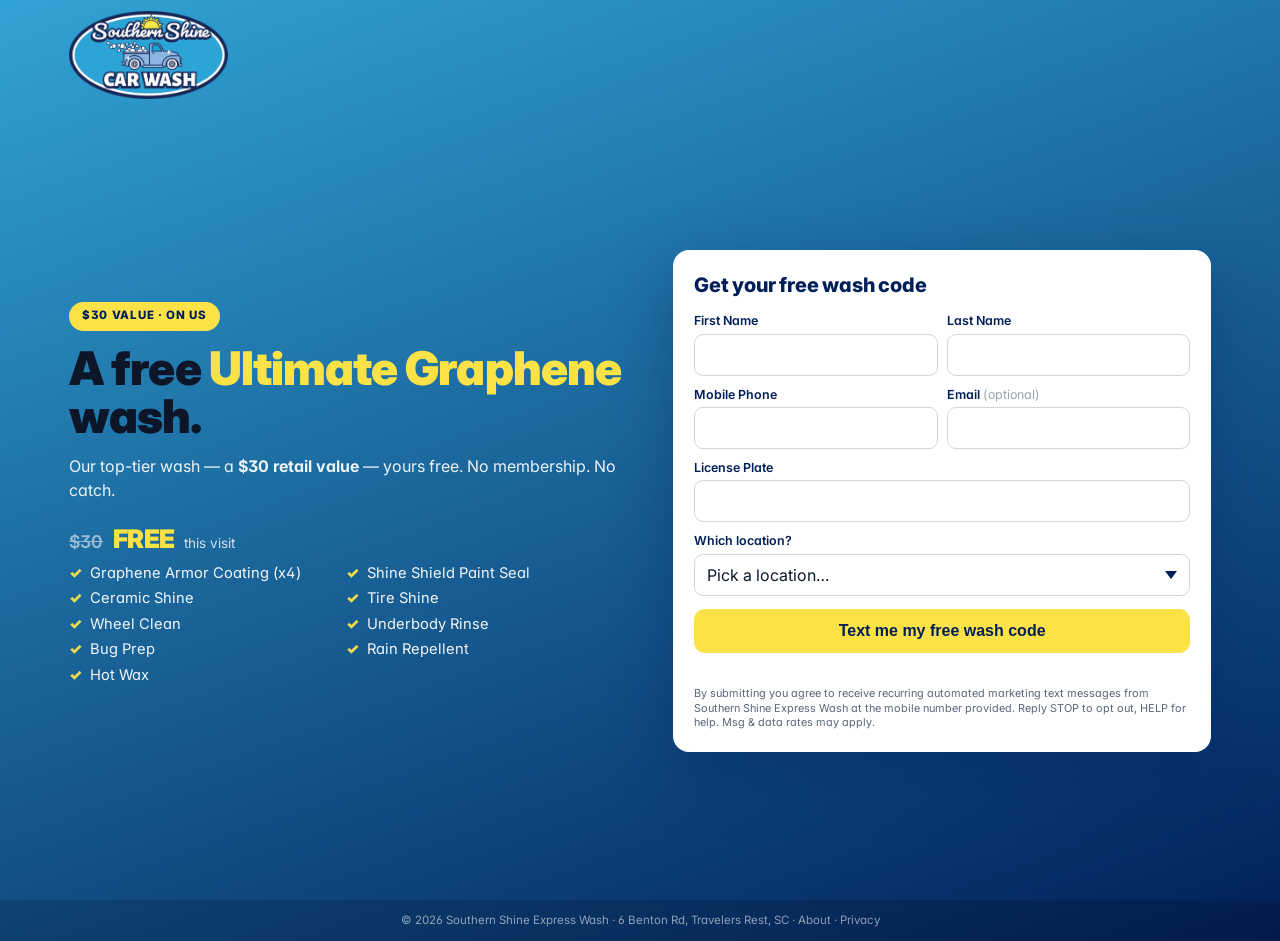
<file: index.html>
<!doctype html>
<html lang="en">
<head>
<meta charset="utf-8" />
<meta name="viewport" content="width=device-width, initial-scale=1" />
<title>Free Ultimate Graphene Wash | Southern Shine Express</title>
<meta name="description" content="Get a free Ultimate Graphene car wash ($30 value) at Southern Shine Express. Just text us your info and we'll send you a free wash code. Travelers Rest, Greenville & Spartanburg." />
<meta name="color-scheme" content="light" />
<link rel="preconnect" href="https://fonts.googleapis.com" />
<link rel="preconnect" href="https://fonts.gstatic.com" crossorigin />
<link rel="stylesheet" href="https://fonts.googleapis.com/css2?family=Inter:wght@400;500;600;700;800;900&display=swap" />
<link rel="stylesheet" href="style.css" />

<!-- ─────────────────────────────────────────────────────────────────────
     Tracking config — same as Pollen landing page, single source of truth
     for Meta + Google Ads.
     ───────────────────────────────────────────────────────────────────── -->
<script>
window.SS_TRACKING_CONFIG = {
  ENABLED: true,
  META_PIXEL_ID: "26802423279384269",
  GOOGLE_ADS_TAG_ID: "AW-18036476522",
  GOOGLE_ADS_SIGNUP_CONVERSION: "AW-18036476522/uPv4CMD1jqgcEOqUu5hD",
};
</script>

<!-- Meta Pixel base -->
<script>
(function(){
  if (!window.SS_TRACKING_CONFIG || !window.SS_TRACKING_CONFIG.ENABLED) return;
  !function(f,b,e,v,n,t,s){if(f.fbq)return;n=f.fbq=function(){n.callMethod?
  n.callMethod.apply(n,arguments):n.queue.push(arguments)};if(!f._fbq)f._fbq=n;
  n.push=n;n.loaded=!0;n.version='2.0';n.queue=[];t=b.createElement(e);t.async=!0;
  t.src=v;s=b.getElementsByTagName(e)[0];s.parentNode.insertBefore(t,s)}(window,
  document,'script','https://connect.facebook.net/en_US/fbevents.js');
  fbq('init', window.SS_TRACKING_CONFIG.META_PIXEL_ID);
  fbq('track', 'PageView');
})();
</script>

<!-- Google Ads / gtag base -->
<script>
(function(){
  if (!window.SS_TRACKING_CONFIG || !window.SS_TRACKING_CONFIG.ENABLED) return;
  var s = document.createElement('script');
  s.async = true;
  s.src = 'https://www.googletagmanager.com/gtag/js?id=' + window.SS_TRACKING_CONFIG.GOOGLE_ADS_TAG_ID;
  document.head.appendChild(s);
  window.dataLayer = window.dataLayer || [];
  window.gtag = function(){ window.dataLayer.push(arguments); };
  gtag('js', new Date());
  gtag('config', window.SS_TRACKING_CONFIG.GOOGLE_ADS_TAG_ID);
})();
</script>

<style>
/* ── Single-screen Free Wash layout ──
   Hero contains EVERYTHING. No scroll on a 1440×900 viewport.
   On mobile, gracefully stacks (value-prop above form). */

html, body { margin: 0; padding: 0; }
body { background: linear-gradient(160deg, #31a3d4 0%, #001f59 100%); }

/* Override .site-header from style.css (which gives it a white sticky bg).
   We want it transparent on top of the body's navy gradient. */
.site-header {
  padding: .7rem 0 !important;
  background: transparent !important;
  border-bottom: none !important;
  position: relative !important;
}
.site-header .container { display: flex; align-items: center; }
.site-header .brand-logo { height: 88px; width: auto; }
@media (max-width: 919px) { .site-header .brand-logo { height: 64px; } }

.fw-hero {
  color: #fff;
  padding: 1rem 0 1.5rem;
  min-height: calc(100vh - 70px - 40px); /* viewport minus header + footer */
  display: flex; align-items: center;
}
.fw-hero .container {
  display: grid; grid-template-columns: 1fr; gap: 1.5rem;
  align-items: center;
}
@media (min-width: 920px) {
  .fw-hero .container { grid-template-columns: 1.05fr 1fr; gap: 2.5rem; }
}

/* LEFT: value prop */
.fw-hero-eyebrow {
  display: inline-block; background:#fbe247; color:#001f59;
  padding: .35rem .8rem; border-radius: 999px;
  font-weight: 800; font-size: .72rem; letter-spacing: .06em;
  text-transform: uppercase; margin-bottom: .8rem;
}
.fw-hero h1 {
  font-size: clamp(1.9rem, 4.2vw, 2.9rem);
  font-weight: 900; line-height: 1.05;
  margin: 0 0 .8rem; letter-spacing: -.02em;
}
.fw-hero h1 .yellow { color: #fbe247; }
.fw-hero-lede {
  font-size: 1rem; line-height: 1.5;
  opacity: .92; margin: 0 0 1.1rem; max-width: 560px;
}
.fw-features {
  display: grid; grid-template-columns: 1fr 1fr;
  gap: .35rem .9rem; margin: 0 0 1rem; padding: 0;
  list-style: none; max-width: 540px;
}
.fw-features li {
  font-size: .92rem; line-height: 1.35; opacity: .95;
  padding-left: 1.3rem; position: relative;
}
.fw-features li::before {
  content: '✓'; position: absolute; left: 0; top: 0;
  color: #fbe247; font-weight: 900;
}
.fw-price-line {
  display: flex; align-items: baseline; gap: .6rem;
  margin: 0 0 .3rem;
}
.fw-price-line .was {
  text-decoration: line-through; opacity: .55;
  font-size: 1.1rem; font-weight: 600;
}
.fw-price-line .now {
  color: #fbe247; font-size: 1.6rem; font-weight: 900;
  letter-spacing: -.02em;
}
.fw-price-line .per { font-size: .85rem; opacity: .8; }

/* RIGHT: form card (compact) */
.fw-card {
  background: #fff; color: #0f172a;
  border-radius: 16px; padding: 1.4rem 1.3rem;
  box-shadow: 0 20px 60px rgba(0, 31, 89, 0.35);
}
.fw-card h2 {
  margin: 0 0 .9rem; font-size: 1.25rem;
  color: #001f59; font-weight: 800;
}
.fw-row-2 { display: grid; grid-template-columns: 1fr 1fr; gap: .55rem; }
@media (max-width: 480px) { .fw-row-2 { grid-template-columns: 1fr; } }
.fw-field { margin-bottom: .55rem; }
.fw-field label {
  display: block; font-size: .78rem; font-weight: 600;
  margin-bottom: .2rem; color: #001f59;
}
.fw-field input, .fw-field select {
  width: 100%; padding: 10px 12px;
  border: 1px solid #d1d5db; border-radius: 9px;
  font-size: 16px; color: #0f172a; background: #fff; font-family: inherit;
}
.fw-field select {
  appearance: none;
  background-image: url("data:image/svg+xml;utf8,<svg xmlns='http://www.w3.org/2000/svg' width='12' height='8' viewBox='0 0 12 8'><path fill='%23001f59' d='M6 8L0 0h12z'/></svg>");
  background-repeat: no-repeat; background-position: right 12px center; padding-right: 32px;
}
.fw-field input:focus, .fw-field select:focus {
  outline: none; border-color: #31a3d4;
  box-shadow: 0 0 0 3px rgba(49, 163, 212, .15);
}
.fw-submit {
  width: 100%; padding: 13px 18px;
  background: #fbe247; color: #001f59;
  border: none; border-radius: 11px;
  font-size: 16px; font-weight: 800; cursor: pointer;
  margin-top: .3rem;
  transition: transform .1s, box-shadow .15s;
}
.fw-submit:hover {
  transform: translateY(-1px);
  box-shadow: 0 6px 16px rgba(251, 226, 71, .35);
}
.fw-submit:disabled { opacity: .6; cursor: default; transform: none; box-shadow: none; }
.fw-error { color: #a11d1d; font-size: .85rem; margin-top: .45rem; min-height: 1.05em; }
.fw-fine { font-size: .68rem; line-height: 1.35; color: #5b6678; margin: .7rem 0 0; }

/* Thanks state */
.fw-thanks { display: none; text-align: center; padding: 1.2rem .4rem; }
.fw-thanks.active { display: block; }
.fw-thanks-check {
  width: 60px; height: 60px; margin: 0 auto .9rem;
  border-radius: 50%; background: #fbe247;
  display: flex; align-items: center; justify-content: center;
  font-size: 32px; color: #001f59; font-weight: 900;
}
.fw-thanks h2 { color: #001f59; margin: 0 0 .4rem; font-size: 1.2rem; }
.fw-thanks p { color: #0f172a; font-size: .95rem; margin: 0 0 .5rem; }
.fw-thanks .post-cta {
  margin-top: 1.4rem; padding-top: 1.1rem;
  border-top: 1px solid #e5e7eb;
}
.fw-thanks .post-cta p {
  font-size: .95rem; color: #001f59; font-weight: 600;
  margin-bottom: .9rem;
}
.fw-thanks .post-cta a {
  display: block; width: 100%;
  padding: 14px 18px;
  background: #fbe247; color: #001f59;
  border-radius: 11px;
  text-decoration: none;
  font-weight: 800; font-size: 1rem;
  transition: transform .1s, box-shadow .15s;
}
.fw-thanks .post-cta a:hover {
  transform: translateY(-1px);
  box-shadow: 0 6px 14px rgba(251, 226, 71, .35);
}

/* Footer (minimal, single line — intentionally low contrast / "barely there") */
.site-footer {
  background: rgba(0, 0, 0, .15);
  padding: .7rem 0;
  color: rgba(255, 255, 255, .55);
  font-size: .72rem;
  text-align: center;
}
/* Footer links MUST look identical to the surrounding copyright text.
   Hard-code every property (no inherit) so browser user-agent styles +
   style.css both lose the cascade fight. */
.site-footer a,
.site-footer a:link,
.site-footer a:visited {
  color: rgba(255, 255, 255, .55) !important;
  font-size: .72rem !important;
  font-family: inherit !important;
  font-weight: 400 !important;
  text-decoration: none !important;
  letter-spacing: 0 !important;
}
.site-footer a:hover { text-decoration: underline !important; }

.container { max-width: 1180px; margin: 0 auto; padding: 0 1.2rem; }

/* Mobile: reduce min-height so form is visible without huge scroll */
@media (max-width: 919px) {
  .fw-hero { min-height: auto; padding: 1.5rem 0 2rem; }
  .fw-features { grid-template-columns: 1fr 1fr; gap: .25rem .8rem; }
  .fw-hero h1 { font-size: 1.7rem; }
}
</style>
</head>
<body>

<header class="site-header">
  <div class="container">
    <a class="brand" href="https://southernshineexpresswash.com" aria-label="Southern Shine Express home">
      <img src="images/logo.png" alt="Southern Shine Express" class="brand-logo" />
    </a>
  </div>
</header>

<main>
  <section class="fw-hero">
    <div class="container">

      <!-- LEFT: value prop -->
      <div class="fw-hero-copy">
        <span class="fw-hero-eyebrow">$30 value · on us</span>
        <h1>A free <span class="yellow">Ultimate Graphene</span> wash.</h1>
        <p class="fw-hero-lede">
          Our top-tier wash — a <b>$30 retail value</b> — yours free.
          No membership. No catch.
        </p>
        <div class="fw-price-line">
          <span class="was">$30</span>
          <span class="now">FREE</span>
          <span class="per">this visit</span>
        </div>
        <ul class="fw-features">
          <li>Graphene Armor Coating (x4)</li>
          <li>Shine Shield Paint Seal</li>
          <li>Ceramic Shine</li>
          <li>Tire Shine</li>
          <li>Wheel Clean</li>
          <li>Underbody Rinse</li>
          <li>Bug Prep</li>
          <li>Rain Repellent</li>
          <li>Hot Wax</li>
        </ul>
      </div>

      <!-- RIGHT: form -->
      <div class="fw-card" id="formCard">

        <div class="fw-thanks" id="fw-thanks">
          <div class="fw-thanks-check">✓</div>
          <h2 id="fw-thanks-title">You're all set!</h2>
          <p id="fw-thanks-body">Check your phone — we just texted you your free wash code.</p>
          <p style="color:#5b6678; font-size:.85rem; margin-top:.5rem;">We look forward to seeing you at Southern Shine Car Wash.</p>
          <div class="post-cta">
            <p>Love it already? Lock in unlimited monthly washes.</p>
            <!-- href is filled in by the form submit handler based on which
                 location the customer picked (BENTON/SPAR → membership.html,
                 CEDAR/Greenville → membership-greenville.html). -->
            <a href="/membership.html" id="fw-membership-cta">Lock in unlimited washes →</a>
          </div>
        </div>

        <form id="fw-form" novalidate>
          <h2>Get your free wash code</h2>

          <div class="fw-row-2">
            <div class="fw-field">
              <label for="fw-first">First Name</label>
              <input type="text" id="fw-first" name="first_name" autocomplete="given-name" required>
            </div>
            <div class="fw-field">
              <label for="fw-last">Last Name</label>
              <input type="text" id="fw-last" name="last_name" autocomplete="family-name" required>
            </div>
          </div>

          <div class="fw-row-2">
            <div class="fw-field">
              <label for="fw-phone">Mobile Phone</label>
              <input type="tel" id="fw-phone" name="phone" autocomplete="tel" inputmode="tel" required>
            </div>
            <div class="fw-field">
              <label for="fw-email">Email <span style="color:#9ca3af; font-weight:400;">(optional)</span></label>
              <input type="email" id="fw-email" name="email" autocomplete="email" inputmode="email">
            </div>
          </div>

          <div class="fw-field">
            <label for="fw-plate">License Plate</label>
            <input type="text" id="fw-plate" name="license_plate" autocapitalize="characters" autocomplete="off" required>
          </div>

          <div class="fw-field">
            <label for="fw-location">Which location?</label>
            <select id="fw-location" name="location" required>
              <option value="" disabled selected>Pick a location…</option>
              <option value="BENTON">Travelers Rest — 6 Benton Rd</option>
              <option value="CEDAR">Greenville — 108 Cedar Lane Rd</option>
              <option value="SPAR">Spartanburg — 8174 Warren H Abernathy Hwy</option>
            </select>
          </div>

          <button type="submit" id="fw-submit" class="fw-submit">Text me my free wash code</button>
          <div class="fw-error" id="fw-error" role="alert"></div>

          <p class="fw-fine">
            By submitting you agree to receive recurring automated marketing text messages from Southern Shine Express Wash
            at the mobile number provided. Reply STOP to opt out, HELP for help. Msg &amp; data rates may apply.
          </p>
        </form>
      </div>

    </div>
  </section>
</main>

<footer class="site-footer">
  <div class="container">
    © 2026 Southern Shine Express Wash · 6 Benton Rd, Travelers Rest, SC ·
    <a href="https://www.southernshineexpresswash.com/about-us">About</a> ·
    <a href="https://www.southernshineexpresswash.com/privacy-policy">Privacy</a>
  </div>
</footer>

<script>
(function () {
  // ── Attribution: capture UTM / gclid / fbclid from URL + persist in sessionStorage
  function readAttribution() {
    const params = new URLSearchParams(window.location.search);
    const attr = {};
    ["utm_source","utm_medium","utm_campaign","utm_content","utm_term","gclid","fbclid"].forEach(k => {
      const v = params.get(k);
      if (v) attr[k] = v;
    });
    // First-touch wins — persist if not yet stored
    if (Object.keys(attr).length > 0 && !sessionStorage.getItem("ss_fw_attr")) {
      sessionStorage.setItem("ss_fw_attr", JSON.stringify(attr));
    }
    const stored = sessionStorage.getItem("ss_fw_attr");
    if (stored) {
      try { return Object.assign({}, JSON.parse(stored), attr); } catch (_) {}
    }
    attr.referrer = document.referrer || "";
    attr.landing_page = window.location.href;
    return attr;
  }

  // Backend endpoint — Render Flask app
  const API_BASE = "https://southern-shine-crm.onrender.com";
  const SIGNUP_ENDPOINT = API_BASE + "/api/text-club/signup";

  const form = document.getElementById("fw-form");
  const submitBtn = document.getElementById("fw-submit");
  const errorEl = document.getElementById("fw-error");
  const thanksEl = document.getElementById("fw-thanks");

  form.addEventListener("submit", async function (ev) {
    ev.preventDefault();
    errorEl.textContent = "";

    const fd = new FormData(form);
    const payload = {
      first_name: (fd.get("first_name") || "").toString().trim(),
      last_name:  (fd.get("last_name")  || "").toString().trim(),
      phone:      (fd.get("phone")      || "").toString().trim(),
      email:      (fd.get("email")      || "").toString().trim(),
      license_plate: (fd.get("license_plate") || "").toString().trim().toUpperCase(),
      location:   (fd.get("location") || "").toString().trim(),
      source:     "freewash_landing",
      attribution: readAttribution(),
    };

    // Basic client validation
    if (!payload.first_name || !payload.last_name) { errorEl.textContent = "Please enter your full name."; return; }
    if (!/\d{10}/.test(payload.phone.replace(/\D/g, ""))) { errorEl.textContent = "Please enter a valid 10-digit mobile number."; return; }
    if (!payload.license_plate) { errorEl.textContent = "Please enter your license plate."; return; }
    if (!payload.location) { errorEl.textContent = "Please pick a location."; return; }

    submitBtn.disabled = true;
    const originalLabel = submitBtn.textContent;
    submitBtn.textContent = "Sending…";

    try {
      const res = await fetch(SIGNUP_ENDPOINT, {
        method: "POST",
        headers: { "Content-Type": "application/json" },
        body: JSON.stringify(payload),
      });
      const data = await res.json().catch(() => ({}));
      if (!res.ok) {
        errorEl.textContent = (data && data.error) || "Something went wrong. Please try again.";
        submitBtn.disabled = false;
        submitBtn.textContent = originalLabel;
        return;
      }

      // Pixel fire — Lead event (server-side CAPI also fires from Render)
      if (window.fbq) {
        try { fbq("track", "Lead", { content_name: "FreeWash" }); } catch (_) {}
      }
      if (window.gtag && window.SS_TRACKING_CONFIG.GOOGLE_ADS_SIGNUP_CONVERSION) {
        try {
          gtag("event", "conversion", {
            send_to: window.SS_TRACKING_CONFIG.GOOGLE_ADS_SIGNUP_CONVERSION,
            transport_type: "beacon",
          });
        } catch (_) {}
      }

      // Show thanks state
      form.style.display = "none";
      thanksEl.classList.add("active");

      // Route the "Lock in unlimited washes →" CTA to the right membership
      // page based on which location they picked. Greenville (CEDAR) has its
      // own page because it offers a Basic plan the other two don't.
      try {
        const cta = document.getElementById("fw-membership-cta");
        if (cta) {
          const loc = payload.location || "";
          if (loc === "CEDAR") {
            cta.href = "/membership-greenville.html";
          } else {
            // BENTON (Travelers Rest) + SPAR (Spartanburg) → same pricing page
            cta.href = "/membership.html";
          }
          // Pass plate + location through as query params so the membership
          // page can pre-fill / track which Free Wash lead converted.
          const plate = encodeURIComponent(payload.license_plate || "");
          if (plate) cta.href += "?from=freewash&plate=" + plate + "&loc=" + encodeURIComponent(loc);
        }
      } catch (_) {}

      // Reword the thank-you message based on backend status.
      // HARD RULE (2026-05-27): one free wash per customer — we never re-send
      // the MMS or burn another code from inventory on a duplicate signup.
      const titleEl = document.getElementById("fw-thanks-title");
      const bodyEl = document.getElementById("fw-thanks-body");
      if (data.status === "already_redeemed") {
        titleEl.textContent = "Looks like you already claimed one!";
        bodyEl.textContent = data.message || "Thanks for visiting Southern Shine. Keep an eye on your phone for member-only offers.";
      } else if (data.status === "already_has_code" || data.status === "already_used_entitlement") {
        // HARD RULE 2026-05-27 — DO NOT tell the customer to check
        // their phone for a prior code. Codes don't truly expire in
        // our inventory but we display a 7-day expiry as a marketing
        // nudge; pointing the customer at the old code risks (a) a
        // failed scan at the gate (code already redeemed) or (b) a
        // day-9 walk-in with "but the text said 7 days." Steer them
        // at member-only offers instead.
        titleEl.textContent = "One per customer";
        bodyEl.textContent = data.message || "Looks like you've already signed up. We can only offer one free wash per person — keep an eye on your phone for member-only offers and seasonal promotions! We look forward to seeing you at Southern Shine Car Wash.";
      }
    } catch (err) {
      errorEl.textContent = "Network error. Check your connection and try again.";
      submitBtn.disabled = false;
      submitBtn.textContent = originalLabel;
    }
  });
})();
</script>

</body>
</html>
</file>
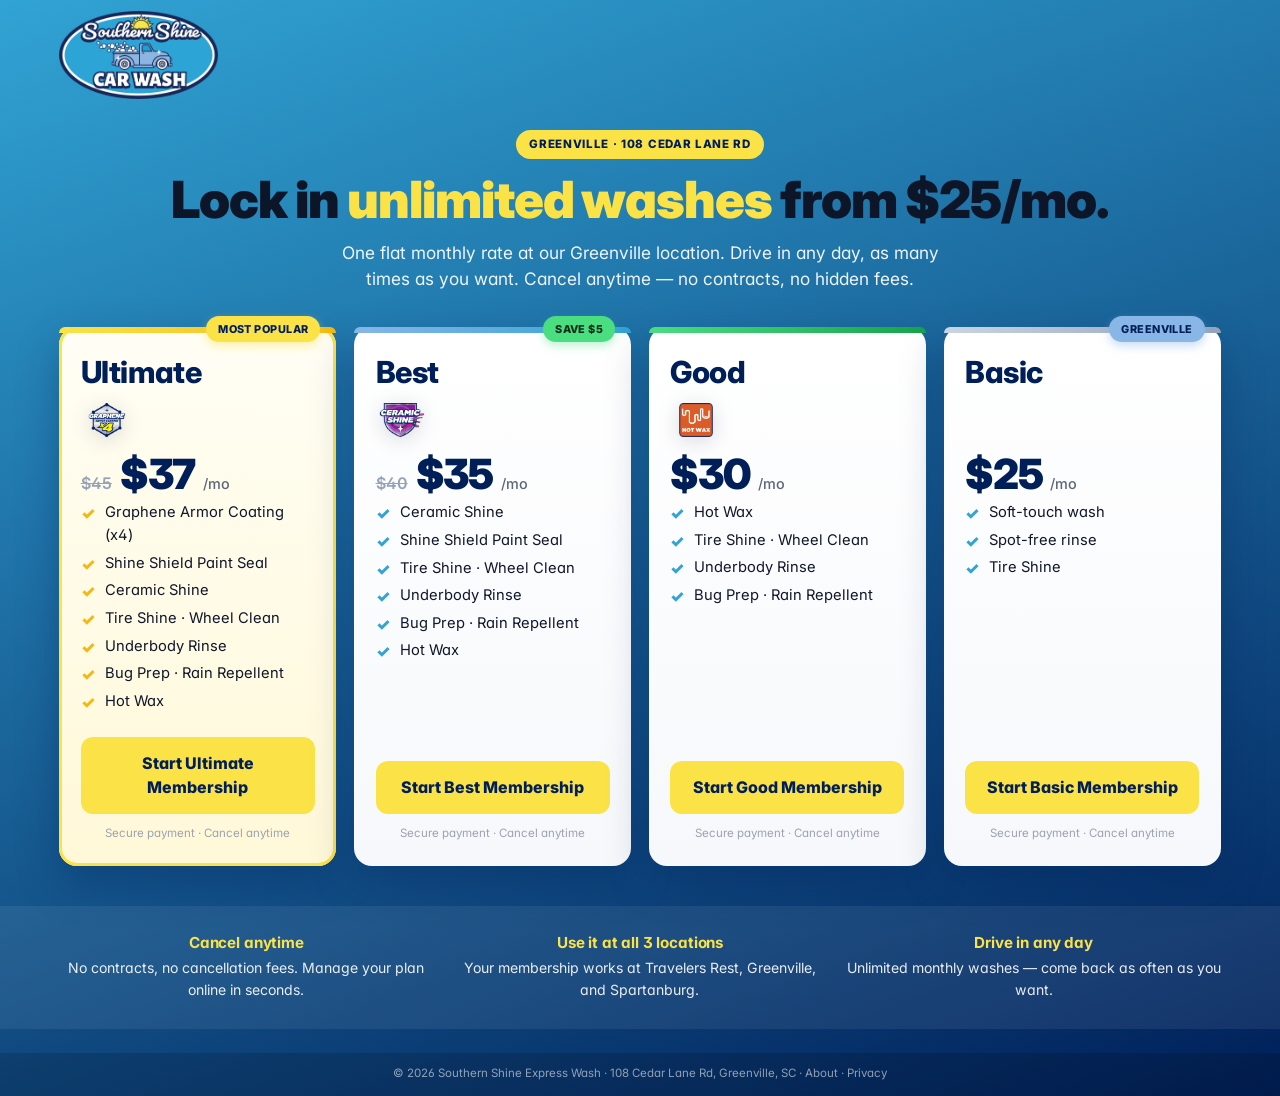
<file: membership-greenville.html>
<!doctype html>
<html lang="en">
<head>
<meta charset="utf-8" />
<meta name="viewport" content="width=device-width, initial-scale=1" />
<title>Lock in Unlimited Washes — Greenville | Southern Shine Express</title>
<meta name="description" content="Your free wash is on its way. Lock in unlimited washes at our Greenville location — Ultimate $37, Best $35, Good $30, or Basic $25/mo. Cancel anytime." />
<meta name="color-scheme" content="light" />
<link rel="preconnect" href="https://fonts.googleapis.com" />
<link rel="preconnect" href="https://fonts.gstatic.com" crossorigin />
<link rel="stylesheet" href="https://fonts.googleapis.com/css2?family=Inter:wght@400;500;600;700;800;900&display=swap" />
<link rel="stylesheet" href="style.css" />

<!-- Tracking config -->
<script>
window.SS_TRACKING_CONFIG = {
  ENABLED: true,
  META_PIXEL_ID: "26802423279384269",
  GOOGLE_ADS_TAG_ID: "AW-18036476522",
};
</script>
<script>
(function(){
  if (!window.SS_TRACKING_CONFIG || !window.SS_TRACKING_CONFIG.ENABLED) return;
  !function(f,b,e,v,n,t,s){if(f.fbq)return;n=f.fbq=function(){n.callMethod?
  n.callMethod.apply(n,arguments):n.queue.push(arguments)};if(!f._fbq)f._fbq=n;
  n.push=n;n.loaded=!0;n.version='2.0';n.queue=[];t=b.createElement(e);t.async=!0;
  t.src=v;s=b.getElementsByTagName(e)[0];s.parentNode.insertBefore(t,s)}(window,
  document,'script','https://connect.facebook.net/en_US/fbevents.js');
  fbq('init', window.SS_TRACKING_CONFIG.META_PIXEL_ID);
  fbq('track', 'PageView');
})();
</script>
<script>
(function(){
  if (!window.SS_TRACKING_CONFIG || !window.SS_TRACKING_CONFIG.ENABLED) return;
  var s = document.createElement('script'); s.async = true;
  s.src = 'https://www.googletagmanager.com/gtag/js?id=' + window.SS_TRACKING_CONFIG.GOOGLE_ADS_TAG_ID;
  document.head.appendChild(s);
  window.dataLayer = window.dataLayer || [];
  window.gtag = function(){ window.dataLayer.push(arguments); };
  gtag('js', new Date());
  gtag('config', window.SS_TRACKING_CONFIG.GOOGLE_ADS_TAG_ID);
})();
</script>

<style>
/* Identical CSS to membership.html — keep these two in sync when tweaking */
html, body { margin: 0; padding: 0; }
body {
  background: linear-gradient(160deg, #31a3d4 0%, #001f59 100%);
  font-family: "Inter", -apple-system, BlinkMacSystemFont, "Segoe UI", Roboto, "Helvetica Neue", Arial, sans-serif;
  color: #fff; min-height: 100vh;
}

.site-header {
  padding: .7rem 0 !important; background: transparent !important;
  border-bottom: none !important; position: relative !important;
}
.site-header .container { display: flex; align-items: center; }
.site-header .brand-logo { height: 88px; width: auto; }
@media (max-width: 919px) { .site-header .brand-logo { height: 64px; } }

.container { max-width: 1200px; margin: 0 auto; padding: 0 1.2rem; }

.mb-hero { text-align: center; padding: 1.2rem 0 2.2rem; }
.mb-hero-eyebrow {
  display: inline-block; background: #fbe247; color: #001f59;
  padding: .35rem .85rem; border-radius: 999px;
  font-weight: 800; font-size: .72rem; letter-spacing: .06em;
  text-transform: uppercase; margin-bottom: .9rem;
}
.mb-hero h1 {
  font-size: clamp(2rem, 4.5vw, 3.2rem);
  font-weight: 900; line-height: 1.05;
  margin: 0 0 .8rem; letter-spacing: -.02em;
}
.mb-hero h1 .yellow { color: #fbe247; }
.mb-hero p { font-size: 1.08rem; line-height: 1.5; opacity: .92; margin: 0 auto; max-width: 640px; }

.mb-plans { padding-bottom: 2.5rem; }
.mb-plans-grid {
  display: grid; grid-template-columns: 1fr; gap: 1.1rem;
  max-width: 1180px; margin: 0 auto;
}
@media (min-width: 720px) { .mb-plans-grid { grid-template-columns: repeat(2, 1fr); } }
@media (min-width: 1024px) { .mb-plans-grid { grid-template-columns: repeat(4, 1fr); } }

.mb-plan {
  background: linear-gradient(180deg, #ffffff 0%, #f6f8fb 100%);
  color: #0f172a; border-radius: 18px;
  padding: 1.6rem 1.35rem 1.4rem;
  box-shadow: 0 16px 40px rgba(0, 31, 89, 0.34);
  display: flex; flex-direction: column;
  position: relative; overflow: visible;
  transition: transform .15s ease, box-shadow .2s ease;
}
.mb-plan:hover { transform: translateY(-4px); box-shadow: 0 24px 52px rgba(0, 31, 89, 0.42); }

.mb-plan::before {
  content: ''; position: absolute; top: 0; left: 0; right: 0;
  height: 6px; border-radius: 18px 18px 0 0;
  background: #c7cfdd;
}
.mb-plan.tier-ultimate::before { background: linear-gradient(90deg, #fbe247 0%, #f5b813 100%); }
.mb-plan.tier-best::before     { background: linear-gradient(90deg, #88b6e7 0%, #31a3d4 100%); }
.mb-plan.tier-good::before     { background: linear-gradient(90deg, #4ade80 0%, #16a34a 100%); }
.mb-plan.tier-basic::before    { background: linear-gradient(90deg, #cbd5e1 0%, #94a3b8 100%); }

.mb-plan.featured {
  outline: 3px solid #fbe247; outline-offset: -3px;
  background: linear-gradient(180deg, #fffef5 0%, #fff8d8 100%);
}

.mb-plan-badge {
  position: absolute; top: -.7rem; right: 1rem;
  background: #fbe247; color: #001f59;
  padding: .3rem .75rem; border-radius: 999px;
  font-size: .68rem; font-weight: 800; letter-spacing: .04em;
  text-transform: uppercase;
  box-shadow: 0 4px 10px rgba(251, 226, 71, .45);
}
.mb-plan-badge.badge-save {
  background: #4ade80; color: #052e16;
  box-shadow: 0 4px 10px rgba(74, 222, 128, .35);
}
.mb-plan-badge.badge-loc {
  background: #88b6e7; color: #001f59;
  box-shadow: 0 4px 10px rgba(136, 182, 231, .45);
}

/* Title row — heading on top, icon stacked underneath. Reordered
   2026-05-29 per Alex ("the icon maybe underneath the name of the
   wash"). Icon shrunk 64→52px since it's now a supporting visual,
   not the lead. align-items: flex-start = left-justified. */
.mb-plan .mb-plan-title-row {
  display: flex; flex-direction: column; align-items: flex-start;
  gap: .3rem;
  margin: .2rem 0 .5rem;
}
.mb-plan .mb-plan-title-row .tier-icon {
  width: 52px; height: 52px; margin: 0;
  display: flex; align-items: center; justify-content: center;
  flex-shrink: 0;
}
.mb-plan .tier-icon img { max-width: 100%; max-height: 100%; }

.mb-plan .mb-plan-title-row h3 {
  margin: 0;
  font-size: 1.9rem; color: #001f59; font-weight: 800;
  letter-spacing: -.015em; line-height: 1.1;
}
/* Basic tier has no icon — pad the title row vertically so its h3
   sits at the same baseline as the other 3 cards' h3s (which now
   have a stacked 52px icon below). */
.mb-plan .mb-plan-title-row.mb-plan-title-row-noicon {
  min-height: calc(1.9rem * 1.1 + .3rem + 52px);
}
.mb-plan h3 {
  /* Legacy fallback if any h3 isn't wrapped in a title row */
  margin: 0 0 .15rem; font-size: 1.9rem;
  color: #001f59; font-weight: 800; letter-spacing: -.015em;
}
.mb-plan .price-row {
  display: flex; align-items: baseline; gap: .5rem;
  margin: 0 0 .35rem;
}
.mb-plan .price-row .was {
  text-decoration: line-through; color: #94a3b8;
  font-size: 1rem; font-weight: 600;
}
.mb-plan .price-row .amount {
  font-size: 2.6rem; font-weight: 900;
  color: #001f59; letter-spacing: -.03em; line-height: 1;
}
.mb-plan .price-row .per {
  font-size: .9rem; color: #5b6678; font-weight: 500;
}
.mb-plan ul {
  list-style: none; padding: 0; margin: 0 0 1.2rem;
  font-size: .92rem; line-height: 1.55; flex-grow: 1;
}
.mb-plan ul li {
  padding-left: 1.5rem; position: relative;
  margin-bottom: .3rem; color: #0f172a;
}
.mb-plan ul li::before {
  content: '✓'; position: absolute; left: 0; top: 0;
  color: #31a3d4; font-weight: 900; font-size: 1rem;
}
.mb-plan.featured ul li::before { color: #f5b813; }

.mb-plan .cta {
  display: block; text-align: center;
  background: #fbe247; color: #001f59;
  padding: 14px 18px; border-radius: 12px;
  font-size: 1rem; font-weight: 800;
  text-decoration: none; cursor: pointer;
  border: none; font-family: inherit; width: 100%;
  transition: transform .1s, box-shadow .15s;
}
.mb-plan .cta:hover {
  transform: translateY(-1px);
  box-shadow: 0 6px 14px rgba(251, 226, 71, .45);
}
.mb-plan .fineprint {
  font-size: .72rem; color: #9ca3af;
  text-align: center; margin: .7rem 0 0;
}

.mb-reassure {
  background: rgba(255, 255, 255, .07);
  padding: 1.8rem 0; margin-bottom: 1.5rem;
}
.mb-reassure-grid { display: grid; grid-template-columns: 1fr; gap: 1.2rem; text-align: center; }
@media (min-width: 720px) { .mb-reassure-grid { grid-template-columns: repeat(3, 1fr); } }
.mb-reassure h4 { font-size: .95rem; font-weight: 700; margin: 0 0 .3rem; color: #fbe247; }
.mb-reassure p { font-size: .88rem; line-height: 1.5; margin: 0; opacity: .9; }

.site-footer {
  background: rgba(0, 0, 0, .15);
  padding: .8rem 0;
  color: rgba(255, 255, 255, .55);
  font-size: .72rem; text-align: center;
}
.site-footer a, .site-footer a:link, .site-footer a:visited {
  color: inherit !important; font-size: inherit !important;
  text-decoration: none !important;
}
.site-footer a:hover { text-decoration: underline !important; }
</style>
</head>
<body>

<header class="site-header">
  <div class="container">
    <a class="brand" href="https://southernshineexpresswash.com" aria-label="Southern Shine Express home">
      <img src="images/logo.png" alt="Southern Shine Express" class="brand-logo" />
    </a>
  </div>
</header>

<main>
  <section class="mb-hero">
    <div class="container">
      <span class="mb-hero-eyebrow">Greenville · 108 Cedar Lane Rd</span>
      <h1>Lock in <span class="yellow">unlimited washes</span> from $25/mo.</h1>
      <p>One flat monthly rate at our Greenville location. Drive in any day, as many times as you want. Cancel anytime — no contracts, no hidden fees.</p>
    </div>
  </section>

  <section class="mb-plans">
    <div class="container">
      <div class="mb-plans-grid">

        <!-- ───────── ULTIMATE — most expensive on LEFT ───────── -->
        <article class="mb-plan featured tier-ultimate">
          <span class="mb-plan-badge">Most Popular</span>
          <div class="mb-plan-title-row">
            <h3>Ultimate</h3>
            <div class="tier-icon"><img src="images/graphene-icon.png" alt="Graphene Armor Coating" /></div>
          </div>
          <p class="price-row">
            <span class="was">$45</span>
            <span class="amount">$37</span><span class="per">/mo</span>
          </p>
          <ul>
            <li>Graphene Armor Coating (x4)</li>
            <li>Shine Shield Paint Seal</li>
            <li>Ceramic Shine</li>
            <li>Tire Shine · Wheel Clean</li>
            <li>Underbody Rinse</li>
            <li>Bug Prep · Rain Repellent</li>
            <li>Hot Wax</li>
          </ul>
          <a href="#" class="cta js-start-membership"
             data-plan-slug="ultimate-off" data-plan-name="Ultimate Plan" data-plan-price="37">Start Ultimate Membership</a>
          <p class="fineprint">Secure payment · Cancel anytime</p>
        </article>

        <!-- ───────── BEST ───────── -->
        <article class="mb-plan tier-best">
          <span class="mb-plan-badge badge-save">Save $5</span>
          <div class="mb-plan-title-row">
            <h3>Best</h3>
            <div class="tier-icon"><img src="images/ceramic-icon.png" alt="Ceramic Shine" /></div>
          </div>
          <p class="price-row">
            <span class="was">$40</span>
            <span class="amount">$35</span><span class="per">/mo</span>
          </p>
          <ul>
            <li>Ceramic Shine</li>
            <li>Shine Shield Paint Seal</li>
            <li>Tire Shine · Wheel Clean</li>
            <li>Underbody Rinse</li>
            <li>Bug Prep · Rain Repellent</li>
            <li>Hot Wax</li>
          </ul>
          <a href="#" class="cta js-start-membership"
             data-plan-slug="best-off" data-plan-name="Best Plan" data-plan-price="35">Start Best Membership</a>
          <p class="fineprint">Secure payment · Cancel anytime</p>
        </article>

        <!-- ───────── GOOD ───────── -->
        <article class="mb-plan tier-good">
          <div class="mb-plan-title-row">
            <h3>Good</h3>
            <div class="tier-icon"><img src="images/hot-wax-icon.png" alt="Hot Wax" /></div>
          </div>
          <p class="price-row">
            <span class="amount">$30</span><span class="per">/mo</span>
          </p>
          <ul>
            <li>Hot Wax</li>
            <li>Tire Shine · Wheel Clean</li>
            <li>Underbody Rinse</li>
            <li>Bug Prep · Rain Repellent</li>
          </ul>
          <a href="#" class="cta js-start-membership"
             data-plan-slug="good" data-plan-name="Good Plan" data-plan-price="30">Start Good Membership</a>
          <p class="fineprint">Secure payment · Cancel anytime</p>
        </article>

        <!-- ───────── BASIC — cheapest on RIGHT, Greenville-only ───────── -->
        <article class="mb-plan tier-basic">
          <span class="mb-plan-badge badge-loc">Greenville</span>
          <div class="mb-plan-title-row mb-plan-title-row-noicon">
            <h3>Basic</h3>
          </div>
          <p class="price-row">
            <span class="amount">$25</span><span class="per">/mo</span>
          </p>
          <ul>
            <li>Soft-touch wash</li>
            <li>Spot-free rinse</li>
            <li>Tire Shine</li>
          </ul>
          <a href="#" class="cta js-start-membership"
             data-plan-slug="basic" data-plan-name="Basic Plan" data-plan-price="25">Start Basic Membership</a>
          <p class="fineprint">Secure payment · Cancel anytime</p>
        </article>

      </div>
    </div>
  </section>

  <section class="mb-reassure">
    <div class="container">
      <div class="mb-reassure-grid">
        <div>
          <h4>Cancel anytime</h4>
          <p>No contracts, no cancellation fees. Manage your plan online in seconds.</p>
        </div>
        <div>
          <h4>Use it at all 3 locations</h4>
          <p>Your membership works at Travelers Rest, Greenville, and Spartanburg.</p>
        </div>
        <div>
          <h4>Drive in any day</h4>
          <p>Unlimited monthly washes — come back as often as you want.</p>
        </div>
      </div>
    </div>
  </section>
</main>

<footer class="site-footer">
  <div class="container">
    © 2026 Southern Shine Express Wash · 108 Cedar Lane Rd, Greenville, SC ·
    <a href="https://www.southernshineexpresswash.com/about-us">About</a> ·
    <a href="https://www.southernshineexpresswash.com/privacy-policy">Privacy</a>
  </div>
</footer>

<script>
const API_BASE = "https://southern-shine-crm.onrender.com";
const SIGNUP_ENDPOINT = API_BASE + "/api/membership/signup";

function _readQueryParam(name) {
  try { return new URLSearchParams(window.location.search).get(name) || ""; }
  catch (_) { return ""; }
}

const PREFILL = {
  plate: _readQueryParam("plate").toUpperCase(),
  location: _readQueryParam("loc") || "CEDAR",
};

document.querySelectorAll('.js-start-membership').forEach(el => {
  el.addEventListener('click', async function(ev) {
    ev.preventDefault();
    const backendSlug = this.getAttribute('data-plan-slug') || '';
    const planName = this.getAttribute('data-plan-name') || 'this plan';
    const planPrice = parseFloat(this.getAttribute('data-plan-price') || '0');

    if (window.fbq) {
      try { fbq('track', 'InitiateCheckout', { content_name: planName, value: planPrice, currency: 'USD' }); } catch (_) {}
    }
    if (window.gtag) {
      try { gtag('event', 'begin_checkout', { items: [{ item_name: planName, price: planPrice }] }); } catch (_) {}
    }

    const originalLabel = this.textContent;
    this.textContent = 'Opening Sonny’s checkout…';
    this.style.pointerEvents = 'none';

    try {
      const res = await fetch(SIGNUP_ENDPOINT, {
        method: 'POST',
        headers: { 'Content-Type': 'application/json' },
        body: JSON.stringify({
          plan: backendSlug,
          license_plate: PREFILL.plate,
          location: PREFILL.location,
          source: 'membership_page_post_freewash_greenville',
        }),
      });
      const data = await res.json().catch(() => ({}));
      if (!res.ok || !data.cart_post) {
        const msg = (data && data.error) || 'We could not start checkout. Please try again or call (864) 263-1077.';
        alert(msg);
        this.textContent = originalLabel;
        this.style.pointerEvents = '';
        return;
      }
      const cp = data.cart_post;
      const f = document.createElement('form');
      f.method = cp.method || 'POST';
      f.action = cp.url;
      f.style.display = 'none';
      Object.keys(cp.fields || {}).forEach(k => {
        const inp = document.createElement('input');
        inp.type = 'hidden'; inp.name = k; inp.value = cp.fields[k];
        f.appendChild(inp);
      });
      document.body.appendChild(f);
      f.submit();
    } catch (err) {
      alert('Network error — check your connection and try again, or call (864) 263-1077.');
      this.textContent = originalLabel;
      this.style.pointerEvents = '';
    }
  });
});
</script>

</body>
</html>
</file>
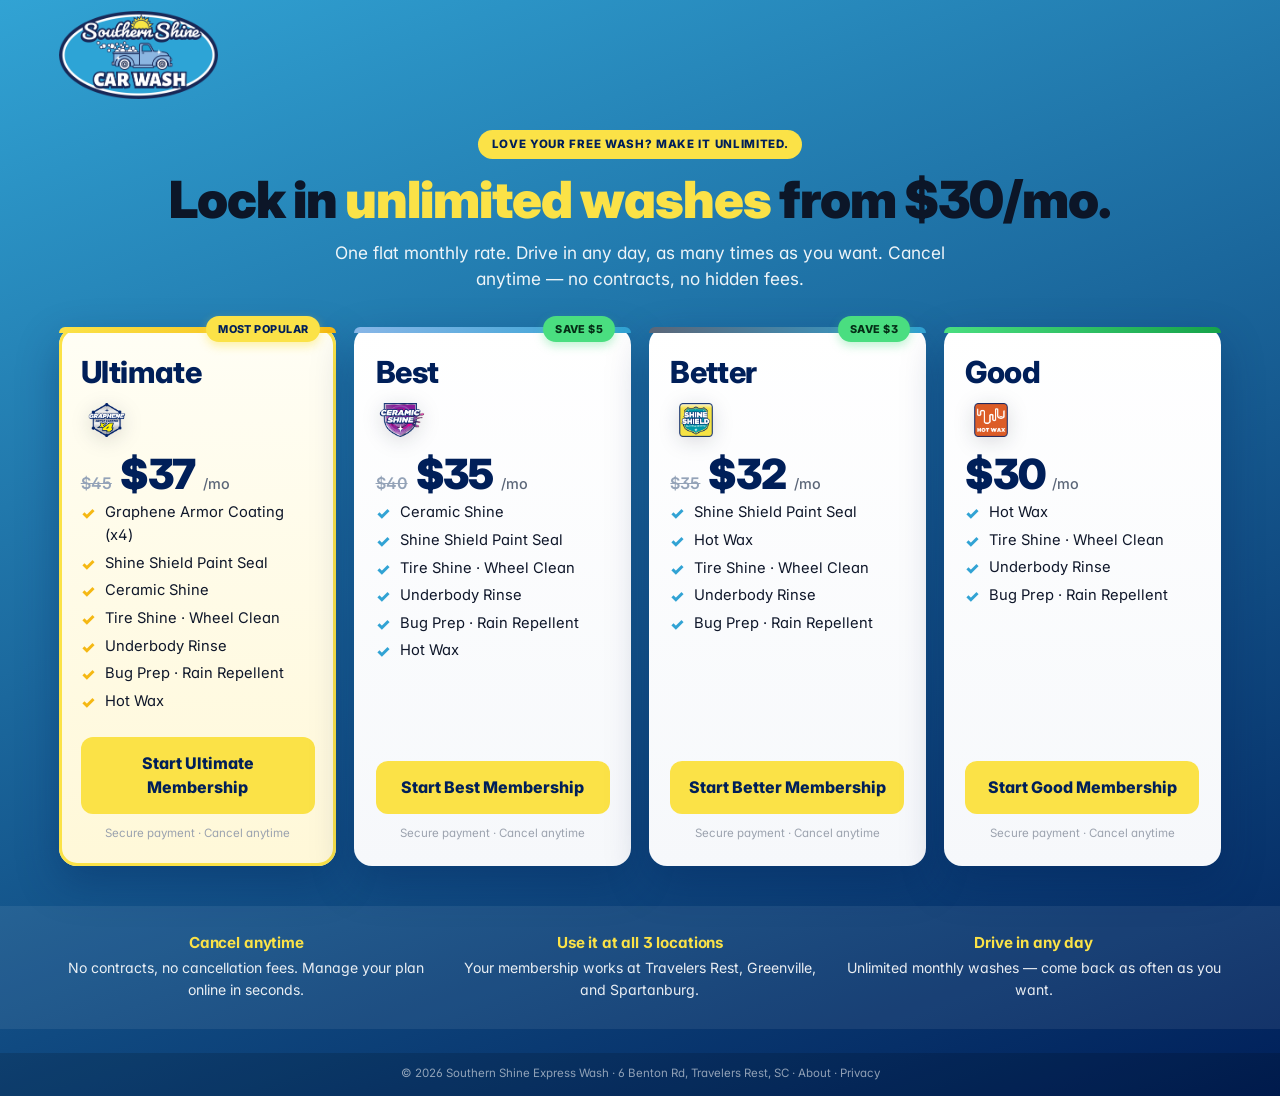
<file: membership.html>
<!doctype html>
<html lang="en">
<head>
<meta charset="utf-8" />
<meta name="viewport" content="width=device-width, initial-scale=1" />
<title>Lock in Unlimited Washes | Southern Shine Express Car Wash</title>
<meta name="description" content="Your free wash is on its way. Lock in unlimited washes — Ultimate $37, Best $35, Better $32, or Good $30/mo. Cancel anytime." />
<meta name="color-scheme" content="light" />
<link rel="preconnect" href="https://fonts.googleapis.com" />
<link rel="preconnect" href="https://fonts.gstatic.com" crossorigin />
<link rel="stylesheet" href="https://fonts.googleapis.com/css2?family=Inter:wght@400;500;600;700;800;900&display=swap" />
<link rel="stylesheet" href="style.css" />

<!-- Tracking config -->
<script>
window.SS_TRACKING_CONFIG = {
  ENABLED: true,
  META_PIXEL_ID: "26802423279384269",
  GOOGLE_ADS_TAG_ID: "AW-18036476522",
};
</script>
<script>
(function(){
  if (!window.SS_TRACKING_CONFIG || !window.SS_TRACKING_CONFIG.ENABLED) return;
  !function(f,b,e,v,n,t,s){if(f.fbq)return;n=f.fbq=function(){n.callMethod?
  n.callMethod.apply(n,arguments):n.queue.push(arguments)};if(!f._fbq)f._fbq=n;
  n.push=n;n.loaded=!0;n.version='2.0';n.queue=[];t=b.createElement(e);t.async=!0;
  t.src=v;s=b.getElementsByTagName(e)[0];s.parentNode.insertBefore(t,s)}(window,
  document,'script','https://connect.facebook.net/en_US/fbevents.js');
  fbq('init', window.SS_TRACKING_CONFIG.META_PIXEL_ID);
  fbq('track', 'PageView');
})();
</script>
<script>
(function(){
  if (!window.SS_TRACKING_CONFIG || !window.SS_TRACKING_CONFIG.ENABLED) return;
  var s = document.createElement('script'); s.async = true;
  s.src = 'https://www.googletagmanager.com/gtag/js?id=' + window.SS_TRACKING_CONFIG.GOOGLE_ADS_TAG_ID;
  document.head.appendChild(s);
  window.dataLayer = window.dataLayer || [];
  window.gtag = function(){ window.dataLayer.push(arguments); };
  gtag('js', new Date());
  gtag('config', window.SS_TRACKING_CONFIG.GOOGLE_ADS_TAG_ID);
})();
</script>

<style>
html, body { margin: 0; padding: 0; }
body {
  background: linear-gradient(160deg, #31a3d4 0%, #001f59 100%);
  font-family: "Inter", -apple-system, BlinkMacSystemFont, "Segoe UI", Roboto, "Helvetica Neue", Arial, sans-serif;
  color: #fff; min-height: 100vh;
}

.site-header {
  padding: .7rem 0 !important;
  background: transparent !important;
  border-bottom: none !important;
  position: relative !important;
}
.site-header .container { display: flex; align-items: center; }
.site-header .brand-logo { height: 88px; width: auto; }
@media (max-width: 919px) { .site-header .brand-logo { height: 64px; } }

.container { max-width: 1200px; margin: 0 auto; padding: 0 1.2rem; }

.mb-hero { text-align: center; padding: 1.2rem 0 2.2rem; }
.mb-hero-eyebrow {
  display: inline-block; background: #fbe247; color: #001f59;
  padding: .35rem .85rem; border-radius: 999px;
  font-weight: 800; font-size: .72rem; letter-spacing: .06em;
  text-transform: uppercase; margin-bottom: .9rem;
}
.mb-hero h1 {
  font-size: clamp(2rem, 4.5vw, 3.2rem);
  font-weight: 900; line-height: 1.05;
  margin: 0 0 .8rem; letter-spacing: -.02em;
}
.mb-hero h1 .yellow { color: #fbe247; }
.mb-hero p {
  font-size: 1.08rem; line-height: 1.5;
  opacity: .92; margin: 0 auto; max-width: 640px;
}

/* ──────── PLAN CARDS ──────── */
.mb-plans { padding-bottom: 2.5rem; }
.mb-plans-grid {
  display: grid;
  grid-template-columns: 1fr;
  gap: 1.1rem;
  max-width: 1180px; margin: 0 auto;
}
@media (min-width: 720px) { .mb-plans-grid { grid-template-columns: repeat(2, 1fr); } }
@media (min-width: 1024px) { .mb-plans-grid { grid-template-columns: repeat(4, 1fr); } }

.mb-plan {
  background: linear-gradient(180deg, #ffffff 0%, #f6f8fb 100%);
  color: #0f172a;
  border-radius: 18px;
  padding: 1.6rem 1.35rem 1.4rem;
  box-shadow: 0 16px 40px rgba(0, 31, 89, 0.34);
  display: flex; flex-direction: column;
  position: relative;
  transition: transform .15s ease, box-shadow .2s ease;
  overflow: visible;
}
.mb-plan:hover { transform: translateY(-4px); box-shadow: 0 24px 52px rgba(0, 31, 89, 0.42); }

/* Top color band per tier */
.mb-plan::before {
  content: '';
  position: absolute;
  top: 0; left: 0; right: 0;
  height: 6px; border-radius: 18px 18px 0 0;
  background: #c7cfdd; /* default — overridden per tier below */
}
.mb-plan.tier-ultimate::before { background: linear-gradient(90deg, #fbe247 0%, #f5b813 100%); }
.mb-plan.tier-best::before     { background: linear-gradient(90deg, #88b6e7 0%, #31a3d4 100%); }
.mb-plan.tier-better::before   { background: linear-gradient(90deg, #5b6678 0%, #31a3d4 100%); }
.mb-plan.tier-good::before     { background: linear-gradient(90deg, #4ade80 0%, #16a34a 100%); }
.mb-plan.tier-basic::before    { background: linear-gradient(90deg, #cbd5e1 0%, #94a3b8 100%); }

.mb-plan.featured {
  outline: 3px solid #fbe247;
  outline-offset: -3px;
  background: linear-gradient(180deg, #fffef5 0%, #fff8d8 100%);
}

.mb-plan-badge {
  position: absolute; top: -.7rem; right: 1rem;
  background: #fbe247; color: #001f59;
  padding: .3rem .75rem; border-radius: 999px;
  font-size: .68rem; font-weight: 800; letter-spacing: .04em;
  text-transform: uppercase;
  box-shadow: 0 4px 10px rgba(251, 226, 71, .45);
}
.mb-plan-badge.badge-save {
  background: #4ade80; color: #052e16;
  box-shadow: 0 4px 10px rgba(74, 222, 128, .35);
}

/* Title row — heading on top, icon stacked underneath. Reordered
   2026-05-29 per Alex ("the icon maybe underneath the name of the
   wash"). Icon shrunk 64→52px since it's now a supporting visual,
   not the lead. align-items: flex-start = left-justified to match
   the rest of the card content (price, checklist, CTA). */
.mb-plan .mb-plan-title-row {
  display: flex; flex-direction: column; align-items: flex-start;
  gap: .3rem;
  margin: .2rem 0 .5rem;
}
.mb-plan .mb-plan-title-row .tier-icon {
  width: 52px; height: 52px; margin: 0;
  display: flex; align-items: center; justify-content: center;
  flex-shrink: 0;
}
.mb-plan .tier-icon img { max-width: 100%; max-height: 100%; }

.mb-plan .mb-plan-title-row h3 {
  margin: 0;
  font-size: 1.9rem; color: #001f59; font-weight: 800;
  letter-spacing: -.015em; line-height: 1.1;
}
.mb-plan h3 {
  /* Legacy fallback for any h3 not yet wrapped in a title row */
  margin: 0 0 .15rem;
  font-size: 1.9rem; color: #001f59; font-weight: 800;
  letter-spacing: -.015em;
}
.mb-plan .price-row {
  display: flex; align-items: baseline; gap: .5rem;
  margin: 0 0 .35rem;
}
.mb-plan .price-row .was {
  text-decoration: line-through;
  color: #94a3b8;
  font-size: 1rem; font-weight: 600;
}
.mb-plan .price-row .amount {
  font-size: 2.6rem; font-weight: 900;
  color: #001f59; letter-spacing: -.03em;
  line-height: 1;
}
.mb-plan .price-row .per {
  font-size: .9rem; color: #5b6678; font-weight: 500;
}
.mb-plan ul {
  list-style: none; padding: 0; margin: 0 0 1.2rem;
  font-size: .92rem; line-height: 1.55;
  flex-grow: 1;
}
.mb-plan ul li {
  padding-left: 1.5rem; position: relative;
  margin-bottom: .3rem; color: #0f172a;
}
.mb-plan ul li::before {
  content: '✓'; position: absolute; left: 0; top: 0;
  color: #31a3d4; font-weight: 900;
  font-size: 1rem;
}
.mb-plan.featured ul li::before { color: #f5b813; }

.mb-plan .cta {
  display: block; text-align: center;
  background: #fbe247; color: #001f59;
  padding: 14px 18px; border-radius: 12px;
  font-size: 1rem; font-weight: 800;
  text-decoration: none; cursor: pointer;
  border: none; font-family: inherit; width: 100%;
  transition: transform .1s, box-shadow .15s;
}
.mb-plan .cta:hover {
  transform: translateY(-1px);
  box-shadow: 0 6px 14px rgba(251, 226, 71, .45);
}
.mb-plan .fineprint {
  font-size: .72rem; color: #9ca3af;
  text-align: center; margin: .7rem 0 0;
}

.mb-reassure {
  background: rgba(255, 255, 255, .07);
  padding: 1.8rem 0; margin-bottom: 1.5rem;
}
.mb-reassure-grid { display: grid; grid-template-columns: 1fr; gap: 1.2rem; text-align: center; }
@media (min-width: 720px) { .mb-reassure-grid { grid-template-columns: repeat(3, 1fr); } }
.mb-reassure h4 { font-size: .95rem; font-weight: 700; margin: 0 0 .3rem; color: #fbe247; }
.mb-reassure p { font-size: .88rem; line-height: 1.5; margin: 0; opacity: .9; }

.site-footer {
  background: rgba(0, 0, 0, .15);
  padding: .8rem 0;
  color: rgba(255, 255, 255, .55);
  font-size: .72rem; text-align: center;
}
.site-footer a, .site-footer a:link, .site-footer a:visited {
  color: inherit !important; font-size: inherit !important;
  text-decoration: none !important;
}
.site-footer a:hover { text-decoration: underline !important; }
</style>
</head>
<body>

<header class="site-header">
  <div class="container">
    <a class="brand" href="https://southernshineexpresswash.com" aria-label="Southern Shine Express home">
      <img src="images/logo.png" alt="Southern Shine Express" class="brand-logo" />
    </a>
  </div>
</header>

<main>
  <section class="mb-hero">
    <div class="container">
      <span class="mb-hero-eyebrow">Love your free wash? Make it unlimited.</span>
      <h1>Lock in <span class="yellow">unlimited washes</span> from $30/mo.</h1>
      <p>One flat monthly rate. Drive in any day, as many times as you want. Cancel anytime — no contracts, no hidden fees.</p>
    </div>
  </section>

  <section class="mb-plans">
    <div class="container">
      <div class="mb-plans-grid">

        <!-- ───────── ULTIMATE — most expensive on LEFT ───────── -->
        <article class="mb-plan featured tier-ultimate">
          <span class="mb-plan-badge">Most Popular</span>
          <div class="mb-plan-title-row">
            <h3>Ultimate</h3>
            <div class="tier-icon"><img src="images/graphene-icon.png" alt="Graphene Armor Coating" /></div>
          </div>
          <p class="price-row">
            <span class="was">$45</span>
            <span class="amount">$37</span><span class="per">/mo</span>
          </p>
          <ul>
            <li>Graphene Armor Coating (x4)</li>
            <li>Shine Shield Paint Seal</li>
            <li>Ceramic Shine</li>
            <li>Tire Shine · Wheel Clean</li>
            <li>Underbody Rinse</li>
            <li>Bug Prep · Rain Repellent</li>
            <li>Hot Wax</li>
          </ul>
          <a href="#" class="cta js-start-membership"
             data-plan-slug="ultimate-off" data-plan-name="Ultimate Plan" data-plan-price="37">Start Ultimate Membership</a>
          <p class="fineprint">Secure payment · Cancel anytime</p>
        </article>

        <!-- ───────── BEST ───────── -->
        <article class="mb-plan tier-best">
          <span class="mb-plan-badge badge-save">Save $5</span>
          <div class="mb-plan-title-row">
            <h3>Best</h3>
            <div class="tier-icon"><img src="images/ceramic-icon.png" alt="Ceramic Shine" /></div>
          </div>
          <p class="price-row">
            <span class="was">$40</span>
            <span class="amount">$35</span><span class="per">/mo</span>
          </p>
          <ul>
            <li>Ceramic Shine</li>
            <li>Shine Shield Paint Seal</li>
            <li>Tire Shine · Wheel Clean</li>
            <li>Underbody Rinse</li>
            <li>Bug Prep · Rain Repellent</li>
            <li>Hot Wax</li>
          </ul>
          <a href="#" class="cta js-start-membership"
             data-plan-slug="best-off" data-plan-name="Best Plan" data-plan-price="35">Start Best Membership</a>
          <p class="fineprint">Secure payment · Cancel anytime</p>
        </article>

        <!-- ───────── BETTER ───────── -->
        <article class="mb-plan tier-better">
          <span class="mb-plan-badge badge-save">Save $3</span>
          <div class="mb-plan-title-row">
            <h3>Better</h3>
            <div class="tier-icon"><img src="images/shine-shield-icon.png" alt="Shine Shield Paint Seal" /></div>
          </div>
          <p class="price-row">
            <span class="was">$35</span>
            <span class="amount">$32</span><span class="per">/mo</span>
          </p>
          <ul>
            <li>Shine Shield Paint Seal</li>
            <li>Hot Wax</li>
            <li>Tire Shine · Wheel Clean</li>
            <li>Underbody Rinse</li>
            <li>Bug Prep · Rain Repellent</li>
          </ul>
          <a href="#" class="cta js-start-membership"
             data-plan-slug="better-off" data-plan-name="Better Plan" data-plan-price="32">Start Better Membership</a>
          <p class="fineprint">Secure payment · Cancel anytime</p>
        </article>

        <!-- ───────── GOOD — cheapest on RIGHT ───────── -->
        <article class="mb-plan tier-good">
          <div class="mb-plan-title-row">
            <h3>Good</h3>
            <div class="tier-icon"><img src="images/hot-wax-icon.png" alt="Hot Wax" /></div>
          </div>
          <p class="price-row">
            <span class="amount">$30</span><span class="per">/mo</span>
          </p>
          <ul>
            <li>Hot Wax</li>
            <li>Tire Shine · Wheel Clean</li>
            <li>Underbody Rinse</li>
            <li>Bug Prep · Rain Repellent</li>
          </ul>
          <a href="#" class="cta js-start-membership"
             data-plan-slug="good" data-plan-name="Good Plan" data-plan-price="30">Start Good Membership</a>
          <p class="fineprint">Secure payment · Cancel anytime</p>
        </article>

      </div>
    </div>
  </section>

  <section class="mb-reassure">
    <div class="container">
      <div class="mb-reassure-grid">
        <div>
          <h4>Cancel anytime</h4>
          <p>No contracts, no cancellation fees. Manage your plan online in seconds.</p>
        </div>
        <div>
          <h4>Use it at all 3 locations</h4>
          <p>Your membership works at Travelers Rest, Greenville, and Spartanburg.</p>
        </div>
        <div>
          <h4>Drive in any day</h4>
          <p>Unlimited monthly washes — come back as often as you want.</p>
        </div>
      </div>
    </div>
  </section>
</main>

<footer class="site-footer">
  <div class="container">
    © 2026 Southern Shine Express Wash · 6 Benton Rd, Travelers Rest, SC ·
    <a href="https://www.southernshineexpresswash.com/about-us">About</a> ·
    <a href="https://www.southernshineexpresswash.com/privacy-policy">Privacy</a>
  </div>
</footer>

<script>
const API_BASE = "https://southern-shine-crm.onrender.com";
const SIGNUP_ENDPOINT = API_BASE + "/api/membership/signup";

function _readQueryParam(name) {
  try { return new URLSearchParams(window.location.search).get(name) || ""; }
  catch (_) { return ""; }
}

const PREFILL = {
  plate: _readQueryParam("plate").toUpperCase(),
  location: _readQueryParam("loc"),
};

document.querySelectorAll('.js-start-membership').forEach(el => {
  el.addEventListener('click', async function(ev) {
    ev.preventDefault();
    // data-plan-slug is the exact backend slug (no transformation needed)
    const backendSlug = this.getAttribute('data-plan-slug') || '';
    const planName = this.getAttribute('data-plan-name') || 'this plan';
    const planPrice = parseFloat(this.getAttribute('data-plan-price') || '0');

    if (window.fbq) {
      try { fbq('track', 'InitiateCheckout', { content_name: planName, value: planPrice, currency: 'USD' }); } catch (_) {}
    }
    if (window.gtag) {
      try { gtag('event', 'begin_checkout', { items: [{ item_name: planName, price: planPrice }] }); } catch (_) {}
    }

    const originalLabel = this.textContent;
    this.textContent = 'Opening Sonny’s checkout…';
    this.style.pointerEvents = 'none';

    try {
      const res = await fetch(SIGNUP_ENDPOINT, {
        method: 'POST',
        headers: { 'Content-Type': 'application/json' },
        body: JSON.stringify({
          plan: backendSlug,
          license_plate: PREFILL.plate,
          location: PREFILL.location,
          source: 'membership_page_post_freewash',
        }),
      });
      const data = await res.json().catch(() => ({}));
      if (!res.ok || !data.cart_post) {
        const msg = (data && data.error) || 'We could not start checkout. Please try again or call (864) 263-1077.';
        alert(msg);
        this.textContent = originalLabel;
        this.style.pointerEvents = '';
        return;
      }
      const cp = data.cart_post;
      const f = document.createElement('form');
      f.method = cp.method || 'POST';
      f.action = cp.url;
      f.style.display = 'none';
      Object.keys(cp.fields || {}).forEach(k => {
        const inp = document.createElement('input');
        inp.type = 'hidden'; inp.name = k; inp.value = cp.fields[k];
        f.appendChild(inp);
      });
      document.body.appendChild(f);
      f.submit();
    } catch (err) {
      alert('Network error — check your connection and try again, or call (864) 263-1077.');
      this.textContent = originalLabel;
      this.style.pointerEvents = '';
    }
  });
});
</script>

</body>
</html>
</file>
<file: style.css>
:root {
  --ss-navy: #001f59;
  --ss-blue: #31a3d4;
  --ss-light-blue: #88b6e7;
  --ss-yellow: #fbe247;
  --ink: #0c1628;
  --body: #2b3446;
  --muted: #5b6678;
  --line: #e3e8f0;
  --bg: #f6f8fb;
  --white: #ffffff;
  --shadow-sm: 0 1px 2px rgba(12, 22, 40, 0.06), 0 2px 6px rgba(12, 22, 40, 0.05);
  --shadow-md: 0 4px 12px rgba(12, 22, 40, 0.08), 0 10px 30px rgba(12, 22, 40, 0.06);
  --radius: 14px;
  --radius-sm: 10px;
  --maxw: 1120px;
}

* { box-sizing: border-box; }
html { scroll-behavior: smooth; }
body {
  margin: 0;
  font-family: "Inter", -apple-system, BlinkMacSystemFont, "Segoe UI", Roboto, "Helvetica Neue", Arial, sans-serif;
  color: var(--body);
  background: var(--white);
  line-height: 1.55;
  -webkit-font-smoothing: antialiased;
  font-feature-settings: "cv11", "ss01";
}
img { max-width: 100%; display: block; }
a { color: var(--ss-navy); text-decoration: none; }
a:hover { text-decoration: underline; }

h1, h2, h3, h4 { color: var(--ink); margin: 0 0 .4em; line-height: 1.2; font-weight: 800; letter-spacing: -0.01em; }
h1 { font-size: clamp(2rem, 4.4vw, 3rem); }
h2 { font-size: clamp(1.5rem, 2.8vw, 2.1rem); }
h3 { font-size: 1.2rem; }
h4 { font-size: 1.15rem; }
p { margin: 0 0 .8em; }

.container { max-width: var(--maxw); margin: 0 auto; padding: 0 1.25rem; }

/* ---------- Buttons ---------- */
.btn {
  display: inline-block;
  font-weight: 700;
  text-align: center;
  padding: .8rem 1.2rem;
  border-radius: var(--radius-sm);
  border: 2px solid transparent;
  cursor: pointer;
  transition: transform .05s ease, box-shadow .15s ease, background .15s ease, color .15s ease;
  line-height: 1.1;
  font-size: 1rem;
}
.btn:hover { text-decoration: none; }
.btn:active { transform: translateY(1px); }
.btn-primary {
  background: var(--ss-yellow);
  color: var(--ss-navy);
  border-color: var(--ss-yellow);
  box-shadow: var(--shadow-sm);
}
.btn-primary:hover { background: #fde870; border-color: #fde870; }
.btn-outline {
  background: var(--white);
  color: var(--ss-navy);
  border-color: var(--ss-navy);
}
.btn-outline:hover { background: var(--ss-navy); color: var(--white); }
.btn-block { display: block; width: 100%; }
.btn-lg { padding: 1rem 1.6rem; font-size: 1.05rem; }

/* ---------- Header ---------- */
.site-header {
  position: sticky; top: 0; z-index: 50;
  background: var(--white);
  border-bottom: 1px solid var(--line);
}
.header-row {
  display: flex; align-items: center; justify-content: space-between;
  gap: 1rem; padding: .75rem 1.25rem;
}
.brand-logo { height: 44px; width: auto; }
.primary-nav { display: flex; align-items: center; gap: 1.25rem; }
.primary-nav a {
  color: var(--ink);
  font-weight: 600;
  padding: .4rem .2rem;
}
.primary-nav a:hover { color: var(--ss-blue); text-decoration: none; }
.primary-nav .nav-cta {
  background: var(--ss-navy);
  color: var(--white);
  padding: .55rem .95rem;
  border-radius: var(--radius-sm);
}
.primary-nav .nav-cta:hover { background: var(--ss-blue); color: var(--white); }

.nav-toggle {
  display: none;
  background: transparent; border: 0; padding: .5rem;
  cursor: pointer;
}
.nav-toggle span {
  display: block; width: 24px; height: 2px;
  background: var(--ink); margin: 5px 0; border-radius: 2px;
  transition: transform .2s ease, opacity .2s ease;
}

/* ---------- Hero ---------- */
.hero {
  background:
    radial-gradient(900px 400px at 85% 0%, rgba(49,163,212,.22), transparent 65%),
    radial-gradient(700px 400px at 10% 100%, rgba(251, 226, 71, 0.18), transparent 60%),
    linear-gradient(180deg, #eef5fb 0%, #ffffff 100%);
  padding: 3rem 0 3.5rem;
}
.hero-grid {
  display: grid; grid-template-columns: 1.15fr .85fr;
  gap: 2.5rem; align-items: center;
}
.eyebrow {
  display: inline-block;
  background: var(--ss-light-blue);
  color: var(--ss-navy);
  font-weight: 700;
  font-size: .85rem;
  padding: .3rem .7rem;
  border-radius: 999px;
  margin-bottom: .9rem;
  letter-spacing: .02em;
}
.eyebrow-alert {
  background: #ffeaa0;
  color: #6b4a00;
  border: 1px solid #f5dc5a;
}
.lede { font-size: 1.1rem; color: var(--body); max-width: 52ch; }

.benefits {
  list-style: none; padding: 0; margin: 1rem 0 1.5rem;
  display: grid; gap: .5rem;
}
.benefits li {
  display: flex; align-items: center; gap: .6rem;
  font-weight: 600; color: var(--ink);
}
.check {
  display: inline-flex; align-items: center; justify-content: center;
  width: 22px; height: 22px; border-radius: 999px;
  background: var(--ss-navy); color: var(--ss-yellow);
  font-size: .8rem; font-weight: 900;
}

.trust-strip {
  list-style: none; padding: 0; margin: 1.2rem 0 0;
  display: flex; flex-wrap: wrap; gap: 1rem 1.4rem;
  color: var(--muted); font-size: .95rem;
}
.trust-strip li { display: inline-flex; align-items: center; gap: .4rem; }

/* Hero featured card */
.hero-card {
  background: var(--white);
  border: 1px solid var(--line);
  border-radius: var(--radius);
  padding: 1.75rem 1.5rem 1.5rem;
  box-shadow: 0 18px 50px rgba(0, 31, 89, 0.14), 0 4px 10px rgba(0, 31, 89, 0.06);
  position: relative;
  text-align: center;
}
.hero-card h2 { font-size: 1.75rem; margin-bottom: .3rem; }
.hero-card .chip { align-self: center; }
.hero-card .price { margin: .3rem 0 .6rem; }
.hero-card .who { color: var(--muted); margin: 0 0 1.15rem; }
.hero-card .save-line { margin-bottom: 1rem; }
.mini-list { list-style: none; padding: 0; margin: 0 0 1.25rem; }
.mini-list li {
  padding: .35rem 0 .35rem 1.4rem;
  position: relative;
  color: var(--body);
  border-bottom: 1px dashed var(--line);
}
.mini-list li:last-child { border-bottom: 0; }
.mini-list li::before {
  content: "✓";
  position: absolute; left: 0; top: .35rem;
  color: var(--ss-blue); font-weight: 900;
}

.price .amount {
  font-size: 2.4rem; font-weight: 900; color: var(--ink);
  letter-spacing: -0.02em;
}
.price .per { color: var(--muted); margin-left: .2rem; font-weight: 600; }
.price .was {
  display: inline-block;
  color: var(--muted);
  text-decoration: line-through;
  font-weight: 700;
  font-size: 1.1rem;
  margin-right: .45rem;
  vertical-align: middle;
}
.save-line {
  font-size: .9rem; color: var(--muted); margin: -.2rem 0 .8rem;
}
.price-then {
  font-size: .92rem;
  color: var(--muted);
  text-align: center;
  margin: -.4rem 0 .7rem;
  line-height: 1.35;
}
.price-then strong { color: var(--ink); font-weight: 800; }
.pill-save {
  display: inline-block;
  background: #ffe2e2; color: #a11d1d;
  font-weight: 800; font-size: .75rem;
  padding: .2rem .55rem; border-radius: 999px;
  margin-right: .4rem;
  letter-spacing: .02em; text-transform: uppercase;
}
.ltd-footnote {
  text-align: center;
  color: var(--muted);
  margin: 1.5rem auto 0;
  max-width: 640px;
}
.ltd-footnote strong { color: var(--ink); }
.trial {
  background: #fff8c8;
  color: var(--ss-navy);
  border: 1px solid #f5dc5a;
  border-radius: var(--radius-sm);
  padding: .4rem .6rem;
  font-size: .95rem;
  margin: 0 0 .9rem;
}
.fineprint { color: var(--muted); font-size: .85rem; text-align: center; margin: .6rem 0 0; }

/* Tier icon (hero badge visual on every card) */
.tier-icon {
  display: flex;
  justify-content: center;
  align-items: center;
  margin: .2rem auto 1rem;
  width: 100%;
  max-width: 180px;
  aspect-ratio: 3 / 2;
}
.tier-icon img {
  max-width: 100%;
  max-height: 100%;
  height: auto;
  width: auto;
  display: block;
  filter: drop-shadow(0 4px 10px rgba(12, 22, 40, 0.15));
}
.tier-icon-lg { max-width: 200px; }

/* "Includes X wash" chip */
.chip {
  display: inline-block;
  font-size: .78rem;
  font-weight: 700;
  padding: .35rem .8rem;
  border-radius: 999px;
  letter-spacing: .03em;
  text-transform: uppercase;
  margin-bottom: .8rem;
}
.chip-incl {
  background: var(--ss-light-blue);
  color: var(--ss-navy);
}
.card-graphene .chip-incl { background: #fff3b0; color: #6b4a00; }
.card-ceramic .chip-incl { background: #ead0ff; color: #4a1d6b; }
.card-shine .chip-incl { background: #fff3b0; color: #6b4a00; }

/* Tier card variants — top accent strip */
.card-tier { position: relative; overflow: hidden; cursor: pointer; }
.card-tier::before {
  content: "";
  position: absolute; top: 0; left: 0; right: 0;
  height: 6px;
  background: var(--ss-navy);
}
.card-graphene::before { background: linear-gradient(90deg, #001f59 0%, #0a3387 100%); }
.card-ceramic::before { background: linear-gradient(90deg, #6b1d9a 0%, #b54fff 100%); }
.card-shine::before { background: linear-gradient(90deg, #f4c300 0%, #fbe247 100%); }

/* Corner-placed "Best Deal of the Year" / Save badge */
.badge-corner {
  position: absolute;
  top: 14px;
  right: 14px;
  display: inline-block;
  font-size: .7rem; font-weight: 800;
  padding: .3rem .6rem;
  border-radius: 999px;
  letter-spacing: .04em; text-transform: uppercase;
  z-index: 1;
}
.badge-corner.badge-popular { background: var(--ss-yellow); color: var(--ss-navy); }
.badge-corner.badge-sale { background: var(--ss-navy); color: var(--white); }

/* Feature list (per-tier bullets) */
.feature-list {
  list-style: none; padding: 0; margin: 0 0 1.1rem;
  display: grid;
  grid-template-columns: 1fr;
  gap: 0;
}
.feature-list li {
  padding: .5rem 0 .5rem 1.6rem;
  position: relative;
  color: var(--ink);
  font-size: .92rem;
  font-weight: 500;
  border-bottom: 1px solid rgba(12, 22, 40, 0.06);
}
.feature-list li:last-child { border-bottom: 0; }
.feature-list li::before {
  content: "";
  position: absolute; left: 0; top: 50%;
  transform: translateY(-50%);
  width: 18px; height: 18px;
  border-radius: 999px;
  background: var(--ss-blue);
  background-image: url("data:image/svg+xml;utf8,<svg xmlns='http://www.w3.org/2000/svg' viewBox='0 0 20 20' fill='white'><path d='M7.5 13.6L4.1 10.2l-1.4 1.4 4.8 4.8 10-10L16.1 5z'/></svg>");
  background-repeat: no-repeat;
  background-position: center;
  background-size: 14px 14px;
}
.card-graphene .feature-list li::before { background-color: var(--ss-navy); }
.card-ceramic .feature-list li::before { background-color: #8a2bc4; }
.card-shine .feature-list li::before { background-color: #d4a900; }

/* Badges */
.badge {
  display: inline-block;
  font-size: .75rem; font-weight: 800;
  padding: .25rem .55rem;
  border-radius: 999px;
  letter-spacing: .04em; text-transform: uppercase;
  margin-bottom: .6rem;
}
.badge-popular {
  background: var(--ss-yellow); color: var(--ss-navy);
}
.badge-sale {
  background: #ffe2e2; color: #a11d1d;
}
.badge-founder {
  background: var(--ss-navy); color: var(--ss-yellow);
}

/* ---------- Section heads ---------- */
.section-head { text-align: center; max-width: 780px; margin: 0 auto 2.5rem; }
.section-head h2 { font-size: clamp(1.7rem, 3.2vw, 2.4rem); }
.section-head p { color: var(--muted); font-size: 1.05rem; }
.section-head .badge { margin-bottom: 1rem; font-size: .8rem; padding: .4rem .8rem; }

/* ---------- Plans ---------- */
.plans { padding: 3.5rem 0; background: var(--bg); }
.plans-hero {
  background:
    radial-gradient(900px 400px at 85% 0%, rgba(49,163,212,.22), transparent 65%),
    radial-gradient(700px 400px at 10% 100%, rgba(251, 226, 71, 0.15), transparent 60%),
    linear-gradient(180deg, #eef5fb 0%, #f6f8fb 100%);
  padding-top: 2.5rem;
}
.plans-hero .section-head { margin-bottom: 2rem; }
.plans-hero .section-head h1 {
  font-size: clamp(1.8rem, 3.4vw, 2.5rem);
  color: var(--ink);
  line-height: 1.15;
  letter-spacing: -0.01em;
  margin: 0 0 .5rem;
}
.group { margin-bottom: 2.5rem; }
.group-head { margin-bottom: 1.25rem; }
.group-head h3 {
  display: inline-block;
  background: var(--ss-navy); color: var(--white);
  padding: .35rem .8rem;
  border-radius: 999px;
  font-size: .95rem;
  margin-bottom: .5rem;
}
.group-head p { color: var(--muted); margin: 0; }

.cards {
  display: grid;
  grid-template-columns: repeat(3, 1fr);
  gap: 1.25rem;
}
.cards-4 { grid-template-columns: repeat(4, 1fr); }

.card {
  background: var(--white);
  border: 1px solid var(--line);
  border-radius: var(--radius);
  padding: 1.5rem 1.35rem 1.35rem;
  box-shadow: var(--shadow-sm);
  display: flex; flex-direction: column;
  position: relative;
  transition: transform .2s ease, box-shadow .2s ease;
}
.card:hover {
  transform: translateY(-3px);
  box-shadow: var(--shadow-md);
}
.card h4 {
  margin: 0 0 .45rem;
  font-size: 1.35rem;
  text-align: center;
}
.card .chip { align-self: center; }
.card .price { margin: .2rem 0 .7rem; text-align: center; }
.card .who {
  color: var(--muted);
  font-size: .95rem;
  text-align: center;
  margin: 0 0 1.1rem;
  min-height: 2.8em;
}
.card .fineprint { margin-top: .7rem; }
.card .btn { margin-top: auto; }

.card-featured {
  border: 2px solid var(--ss-navy);
  box-shadow: 0 14px 40px rgba(0, 31, 89, 0.18);
  transform: translateY(-8px);
}
.card-featured:hover { transform: translateY(-11px); }
.card-featured .btn-outline { background: var(--ss-navy); color: var(--white); }

/* Founder ribbon */
.founder {
  background: linear-gradient(135deg, var(--ss-navy) 0%, #0a3387 100%);
  color: var(--white);
  border-radius: var(--radius);
  padding: 1.5rem;
  display: flex; align-items: center; justify-content: space-between;
  gap: 1.5rem; margin-top: 1rem;
}
.founder h3 { color: var(--white); margin-bottom: .2rem; }
.founder p { color: #dbe6ff; margin: 0; }
.founder .btn-primary { flex-shrink: 0; }

/* ---------- Reassure strip ---------- */
.reassure {
  background: var(--ss-navy);
  color: var(--white);
  padding: 2.25rem 0;
}
.reassure h3 { color: var(--ss-yellow); }
.reassure p { color: #dbe6ff; margin: 0; }
.reassure-grid {
  display: grid; grid-template-columns: repeat(3, 1fr); gap: 1.5rem;
}

/* ---------- Locations ---------- */
.locations { padding: 3.5rem 0; }
.loc-grid {
  display: grid; grid-template-columns: repeat(3, 1fr); gap: 1rem;
}
.loc-card {
  background: var(--white);
  border: 1px solid var(--line);
  border-radius: var(--radius);
  padding: 1.25rem;
  text-align: center;
  box-shadow: var(--shadow-sm);
}
.loc-card h3 { margin-bottom: .1rem; }
.loc-card p { color: var(--muted); margin: 0; }

/* ---------- FAQ ---------- */
.faq { padding: 3.5rem 0; background: var(--bg); }
.faq-grid { display: grid; gap: .6rem; max-width: 780px; margin: 0 auto; }
details {
  background: var(--white);
  border: 1px solid var(--line);
  border-radius: var(--radius-sm);
  padding: .9rem 1.1rem;
  box-shadow: var(--shadow-sm);
}
details + details { margin-top: 0; }
summary {
  cursor: pointer;
  font-weight: 700;
  color: var(--ink);
  list-style: none;
  display: flex; align-items: center; justify-content: space-between;
}
summary::after {
  content: "+"; color: var(--ss-blue); font-weight: 900; font-size: 1.3rem;
  transition: transform .2s ease;
}
details[open] summary::after { content: "−"; }
details p { margin: .6rem 0 0; color: var(--body); }
.faq-list {
  margin: .6rem 0 0;
  padding: 0 0 0 1.2rem;
  color: var(--body);
}
.faq-list li { padding: .15rem 0; }
.faq-link {
  display: inline-block;
  margin-top: .3rem;
  font-weight: 700;
  color: var(--ss-navy);
  border-bottom: 2px solid var(--ss-yellow);
  padding-bottom: 1px;
}
.faq-link:hover { text-decoration: none; border-bottom-color: var(--ss-blue); }

/* ---------- CTA banner ---------- */
.cta-banner {
  background: linear-gradient(135deg, var(--ss-blue) 0%, var(--ss-navy) 100%);
  color: var(--white);
  padding: 2.5rem 0;
}
.cta-row {
  display: flex; align-items: center; justify-content: space-between;
  gap: 1.5rem;
}
.cta-banner h2 { color: var(--white); margin: 0 0 .2rem; }
.cta-banner p { margin: 0; color: #e3eefc; }

/* ---------- Footer ---------- */
.site-footer {
  background: #0a1224; color: #c7cfdd; padding: 1.5rem 0;
}
.footer-row {
  display: flex; align-items: center; justify-content: space-between;
  gap: 1rem; flex-wrap: wrap;
}
.footer-row p { margin: 0; font-size: .9rem; }
.site-footer nav { display: flex; gap: 1.2rem; }
.site-footer a { color: #c7cfdd; font-size: .9rem; }
.site-footer a:hover { color: var(--white); }

/* ---------- Responsive ---------- */
@media (max-width: 960px) {
  .hero-grid { grid-template-columns: 1fr; gap: 1.5rem; }
  .cards, .cards-4 { grid-template-columns: repeat(2, 1fr); }
  .reassure-grid { grid-template-columns: 1fr; text-align: left; }
  .loc-grid { grid-template-columns: 1fr; }
  .founder { flex-direction: column; align-items: flex-start; text-align: left; }
  .cta-row { flex-direction: column; align-items: flex-start; }
  .card-featured { transform: none; }
}

@media (max-width: 640px) {
  .hero { padding: 1.5rem 0 2rem; }
  .brand-logo { height: 38px; }
  .primary-nav {
    display: none;
    position: absolute; top: 100%; left: 0; right: 0;
    background: var(--white);
    border-bottom: 1px solid var(--line);
    flex-direction: column; align-items: stretch;
    padding: .5rem 1rem 1rem;
    gap: .25rem;
    box-shadow: var(--shadow-md);
  }
  .primary-nav.open { display: flex; }
  .primary-nav a { padding: .75rem .25rem; border-bottom: 1px solid var(--line); }
  .primary-nav .nav-cta {
    text-align: center; margin-top: .5rem; border-bottom: 0;
  }
  .nav-toggle { display: block; }
  .site-header { position: relative; }
  .cards, .cards-4 { grid-template-columns: 1fr; }
  h1 { font-size: 1.9rem; }
  .btn-lg { width: 100%; }
  .footer-row { flex-direction: column; align-items: flex-start; }
}

/* ───────── Signup Modal ───────── */
.signup-overlay {
  position: fixed;
  inset: 0;
  background: rgba(8, 16, 36, 0.62);
  display: flex;
  align-items: flex-start;
  justify-content: center;
  padding: 4vh 1rem 1rem;
  overflow-y: auto;
  z-index: 100;
  animation: signup-fade .15s ease-out;
}
.signup-overlay[hidden] { display: none; }
body.signup-open { overflow: hidden; }

.signup-modal {
  background: var(--white);
  width: 100%;
  max-width: 540px;
  border-radius: var(--radius);
  box-shadow: var(--shadow-md);
  padding: 1.75rem 1.75rem 1.5rem;
  position: relative;
  animation: signup-pop .18s ease-out;
}

.signup-close {
  position: absolute;
  top: .65rem;
  right: .85rem;
  width: 2rem;
  height: 2rem;
  border: none;
  background: transparent;
  font-size: 1.6rem;
  color: var(--muted);
  cursor: pointer;
  border-radius: 50%;
  line-height: 1;
}
.signup-close:hover { background: var(--bg); color: var(--ink); }

.signup-head { margin-bottom: 1.25rem; }
.signup-eyebrow {
  display: inline-block;
  background: var(--ss-yellow);
  color: var(--ss-navy);
  font-weight: 700;
  font-size: .78rem;
  letter-spacing: .04em;
  text-transform: uppercase;
  padding: .25rem .55rem;
  border-radius: 6px;
  margin-bottom: .65rem;
}
.signup-head h2 {
  font-size: 1.35rem;
  margin-bottom: .35rem;
}
.signup-head h2 .signup-plan-name { color: var(--ss-blue); }
.signup-sub {
  color: var(--muted);
  font-size: .92rem;
  margin: 0;
}

.signup-grid {
  display: grid;
  grid-template-columns: 1fr 1fr;
  gap: .85rem;
  margin-bottom: 1rem;
}
.signup-field {
  display: flex;
  flex-direction: column;
  font-size: .85rem;
  color: var(--ink);
  font-weight: 600;
}
.signup-field-full { grid-column: 1 / -1; }
.signup-field span { margin-bottom: .3rem; }
.signup-field input {
  font: inherit;
  font-weight: 400;
  padding: .65rem .75rem;
  border: 1.5px solid var(--line);
  border-radius: var(--radius-sm);
  background: var(--white);
  color: var(--ink);
  transition: border-color .15s ease, box-shadow .15s ease;
}
.signup-field input:focus {
  outline: none;
  border-color: var(--ss-blue);
  box-shadow: 0 0 0 3px rgba(49, 163, 212, 0.18);
}

.signup-error {
  background: #fff3f3;
  color: #b3261e;
  padding: .65rem .8rem;
  border-radius: var(--radius-sm);
  font-size: .9rem;
  margin: 0 0 .85rem;
  border: 1px solid #f3cbc8;
}

.signup-submit { margin-bottom: .75rem; }
.signup-submit:disabled { opacity: .7; cursor: progress; }
.signup-submit-spinner { display: inline-block; }

.signup-fine {
  font-size: .8rem;
  color: var(--muted);
  text-align: center;
  margin: 0;
}

@keyframes signup-fade { from { opacity: 0; } to { opacity: 1; } }
@keyframes signup-pop {
  from { opacity: 0; transform: translateY(8px); }
  to   { opacity: 1; transform: translateY(0); }
}

@media (max-width: 480px) {
  .signup-modal { padding: 1.25rem 1.25rem 1rem; }
  .signup-grid { grid-template-columns: 1fr; gap: .65rem; }
  .signup-head h2 { font-size: 1.2rem; }
}
</file>
